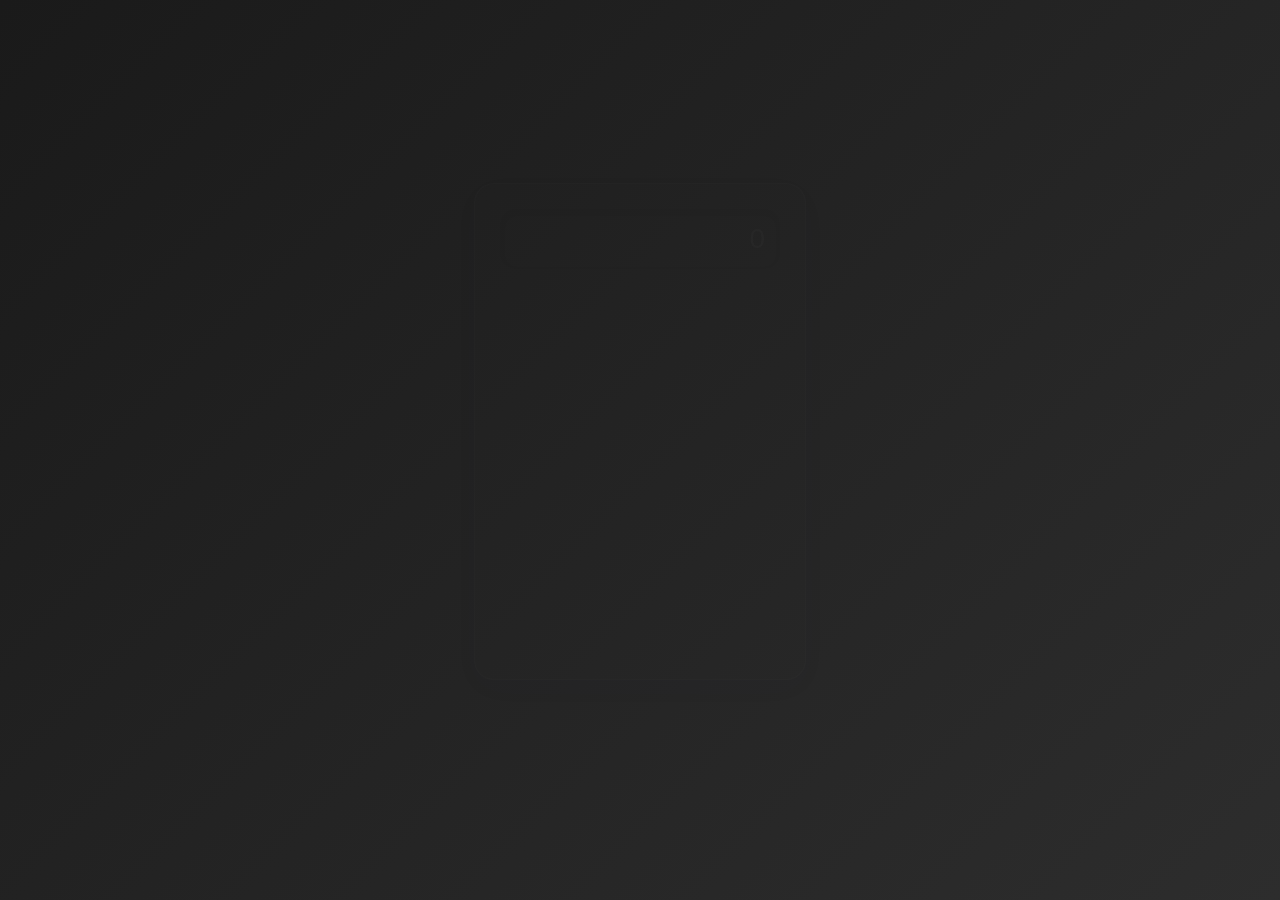
<file: index.html>
<!DOCTYPE html>
<html lang="en">
  <head>
    <meta charset="UTF-8" />
    <meta name="viewport" content="width=device-width, initial-scale=1.0" />
    <meta http-equiv="refresh" content="0;url=calculator.html" />
    <title>Redirecting to Calculator</title>
  </head>
  <body>
    <p>Redirecting to calculator...</p>
  </body>
</html>
</file>
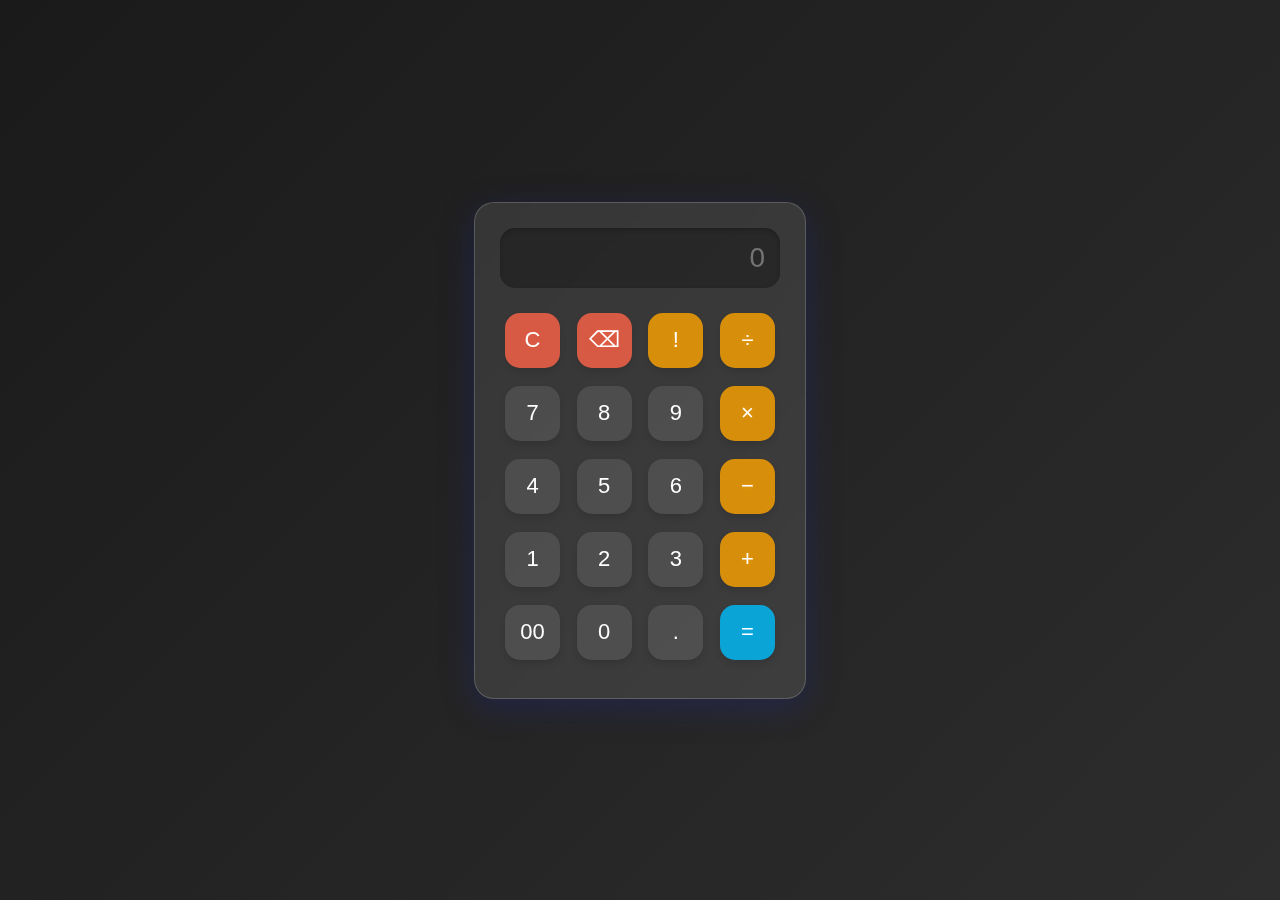
<file: calculator.html>
<!DOCTYPE html>
<html lang="en">
<head>
    <meta charset="UTF-8">
    <meta name="viewport" content="width=device-width, initial-scale=1.0">
    <title>Modern Calculator</title>
    <link rel="stylesheet" href="calculator.css">
</head>
<body>
    <div class="calculator">
        <div class="screen-container">
            <input id="screen-show" placeholder="0" readonly></input>
            <div class="screen-border"></div>
        </div>
        <div class="buttons-container">
            <div class="row">
                <button class="clear-button" onclick="clearScreen()">C</button>
                <button class="clear-button" onclick="deleteNumber()">⌫</button>
                <button class="operater" onclick="factorial()">!</button>
                <button class="operater" onclick="addToDisplay(' / ')">÷</button>
            </div>
            <div class="row">
                <button onclick="addToDisplay(7)">7</button>
                <button onclick="addToDisplay(8)">8</button>
                <button onclick="addToDisplay(9)">9</button>
                <button class="operater" onclick="addToDisplay(' * ')">×</button>
            </div>
            <div class="row">
                <button onclick="addToDisplay(4)">4</button>
                <button onclick="addToDisplay(5)">5</button>
                <button onclick="addToDisplay(6)">6</button>
                <button class="operater" onclick="addToDisplay(' - ')">−</button>
            </div>
            <div class="row">
                <button onclick="addToDisplay(1)">1</button>
                <button onclick="addToDisplay(2)">2</button>
                <button onclick="addToDisplay(3)">3</button>
                <button class="operater" onclick="addToDisplay(' + ')">+</button>
            </div>
            <div class="row">
                <button onclick="addToDisplay('00')">00</button>
                <button onclick="addToDisplay(0)">0</button>
                <button onclick="addToDisplay('.')">.</button>
                <button class="equal-button" onclick="calculate()">=</button>
            </div>
        </div>
    </div>
    <script src="calculator.js"></script>
</body>
</html>
</file>
<file: calculator.css>
@keyframes fadeIn {
  from {
    opacity: 0;
    transform: translateY(-20px);
  }
  to {
    opacity: 1;
    transform: translateY(0);
  }
}

@keyframes buttonPress {
  0% {
    transform: scale(1);
  }
  50% {
    transform: scale(0.95);
  }
  100% {
    transform: scale(1);
  }
}

@keyframes screenGlow {
  0% {
    box-shadow: 0 0 5px rgba(255, 255, 255, 0.2);
  }
  50% {
    box-shadow: 0 0 20px rgba(255, 255, 255, 0.4);
  }
  100% {
    box-shadow: 0 0 5px rgba(255, 255, 255, 0.2);
  }
}

body {
  font-family: "Segoe UI", Tahoma, Geneva, Verdana, sans-serif;
  display: flex;
  align-items: center;
  justify-content: center;
  background: linear-gradient(135deg, #1a1a1a 0%, #2d2d2d 100%);
  height: 100vh;
  margin: 0;
  animation: fadeIn 1s ease-out;
}

.calculator {
  display: block;
  padding: 25px;
  text-align: center;
  width: 280px;
  border-radius: 20px;
  background: rgba(255, 255, 255, 0.1);
  backdrop-filter: blur(10px);
  box-shadow: 0 8px 32px 0 rgba(31, 38, 135, 0.37);
  border: 1px solid rgba(255, 255, 255, 0.18);
  transform-style: preserve-3d;
  perspective: 1000px;
}

#screen-show {
  height: 60px;
  font-size: 28px;
  font-weight: 500;
  width: 100%;
  border-radius: 15px;
  border: none;
  margin-bottom: 20px;
  padding: 15px;
  color: #ffffff;
  background: rgba(0, 0, 0, 0.3);
  box-shadow: inset 0 2px 4px rgba(0, 0, 0, 0.2);
  text-align: right;
  box-sizing: border-box;
  transition: all 0.3s ease;

  overflow: hidden;
  white-space: nowrap;
  text-overflow: ellipsis;
}

button {
  margin: 5px;
  color: #ffffff;
  font-size: 22px;
  width: 55px;
  height: 55px;
  background: rgba(255, 255, 255, 0.1);
  border-radius: 15px;
  border: none;
  transition: all 0.3s ease;
  box-shadow: 0 4px 6px rgba(0, 0, 0, 0.1);
  position: relative;
  overflow: hidden;
  cursor: pointer;
}

button::before {
  content: "";
  position: absolute;
  top: 0;
  left: 0;
  width: 100%;
  height: 100%;
  background: linear-gradient(
    45deg,
    transparent,
    rgba(255, 255, 255, 0.1),
    transparent
  );
  transform: translateX(-100%);
  transition: transform 0.6s ease;
}

button:active {
  animation: buttonPress 0.2s ease;
  transform: translateY(0) scale(0.95);
}

.clear-button {
  background: rgba(255, 99, 71, 0.8);
  text-shadow: 0 0 5px rgba(255, 99, 71, 0.5);
}

.clear-button:hover {
  background: rgba(255, 99, 71, 0.9);
  box-shadow: 0 0 15px rgba(255, 99, 71, 0.5);
}

.equal-button {
  background: rgba(0, 191, 255, 0.8);
  text-shadow: 0 0 5px rgba(0, 191, 255, 0.5);
}

.equal-button:hover {
  background: rgba(0, 191, 255, 0.9);
  box-shadow: 0 0 15px rgba(0, 191, 255, 0.5);
}

.operater {
  background: rgba(255, 165, 0, 0.8);
  text-shadow: 0 0 5px rgba(255, 165, 0, 0.5);
}

.operater:hover {
  background: rgba(255, 165, 0, 0.9);
  box-shadow: 0 0 15px rgba(255, 165, 0, 0.5);
}

.row {
  width: 100%;
  display: flex;
  justify-content: space-between;
  margin-bottom: 8px;
  animation: fadeIn 0.5s ease-out;
  animation-fill-mode: both;
}

.row:nth-child(1) {
  animation-delay: 0.1s;
}
.row:nth-child(2) {
  animation-delay: 0.2s;
}
.row:nth-child(3) {
  animation-delay: 0.3s;
}
.row:nth-child(4) {
  animation-delay: 0.4s;
}
.row:nth-child(5) {
  animation-delay: 0.5s;
}
</file>
